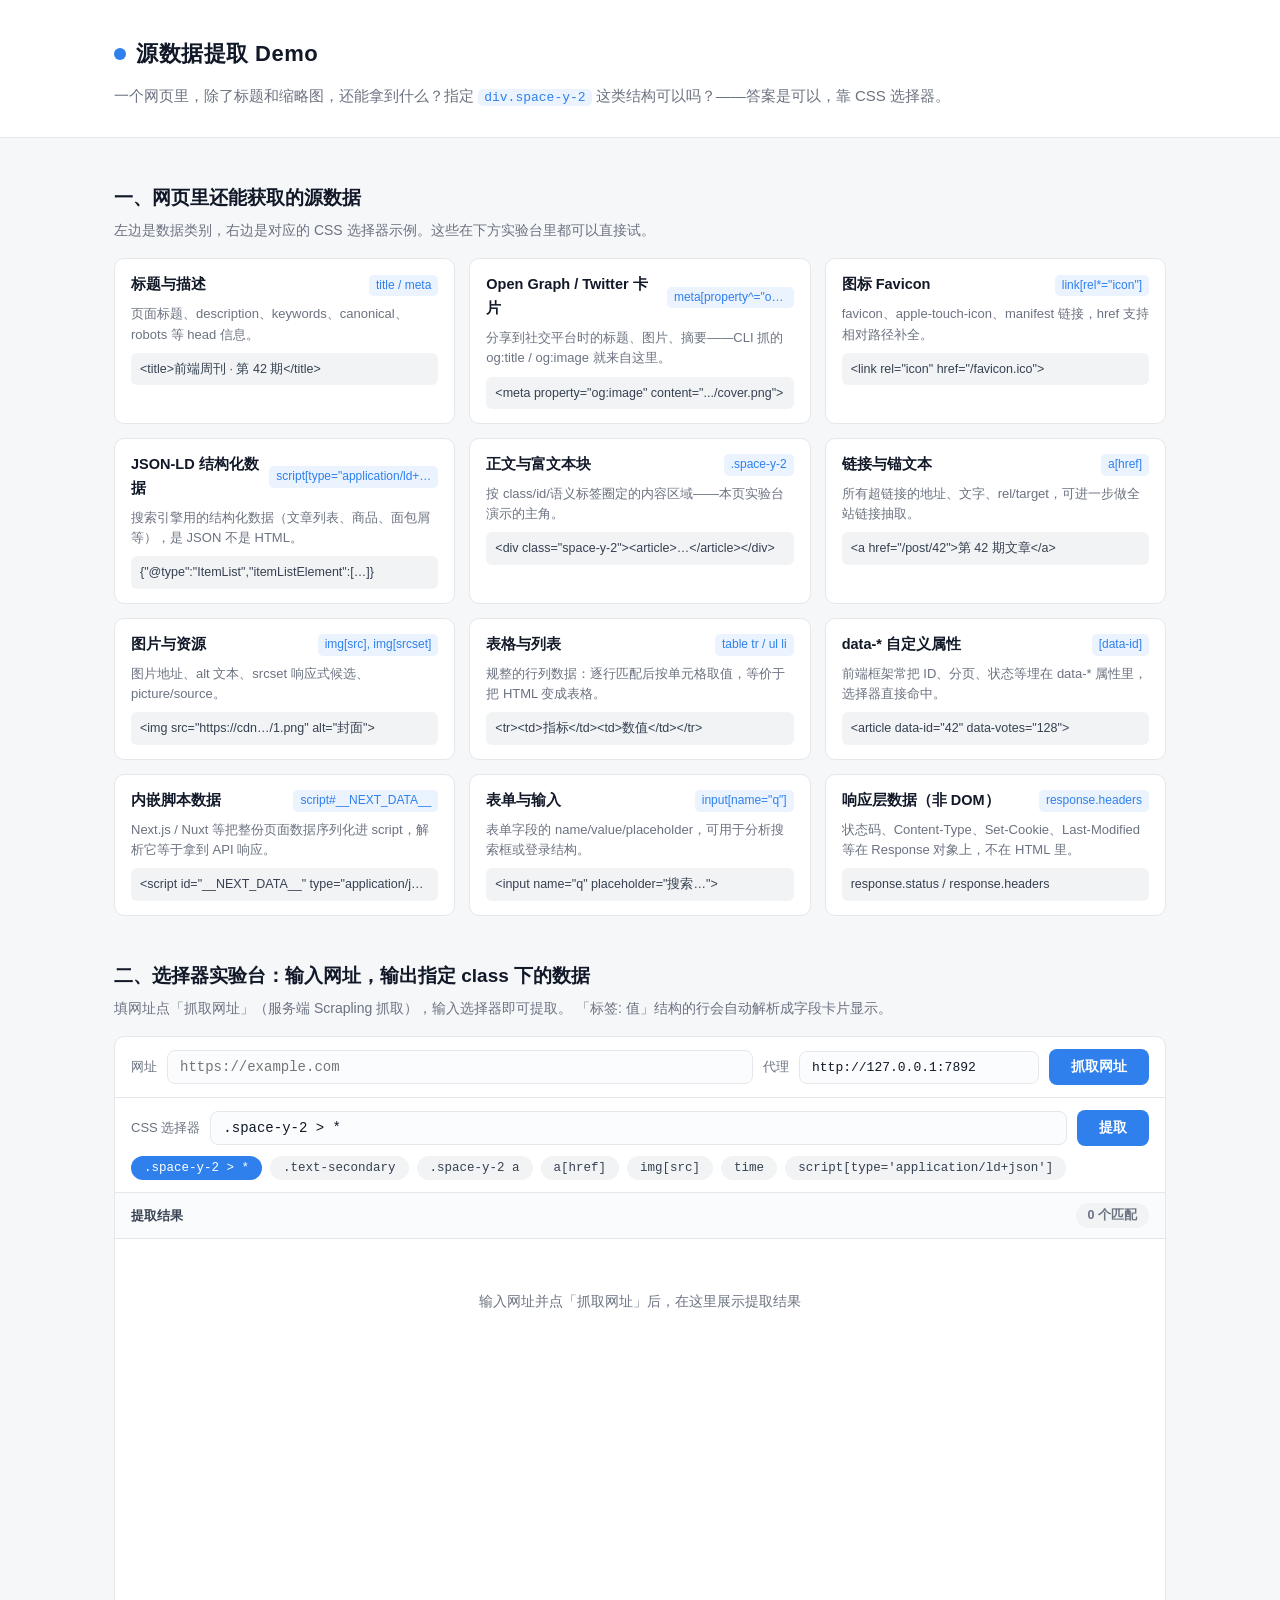
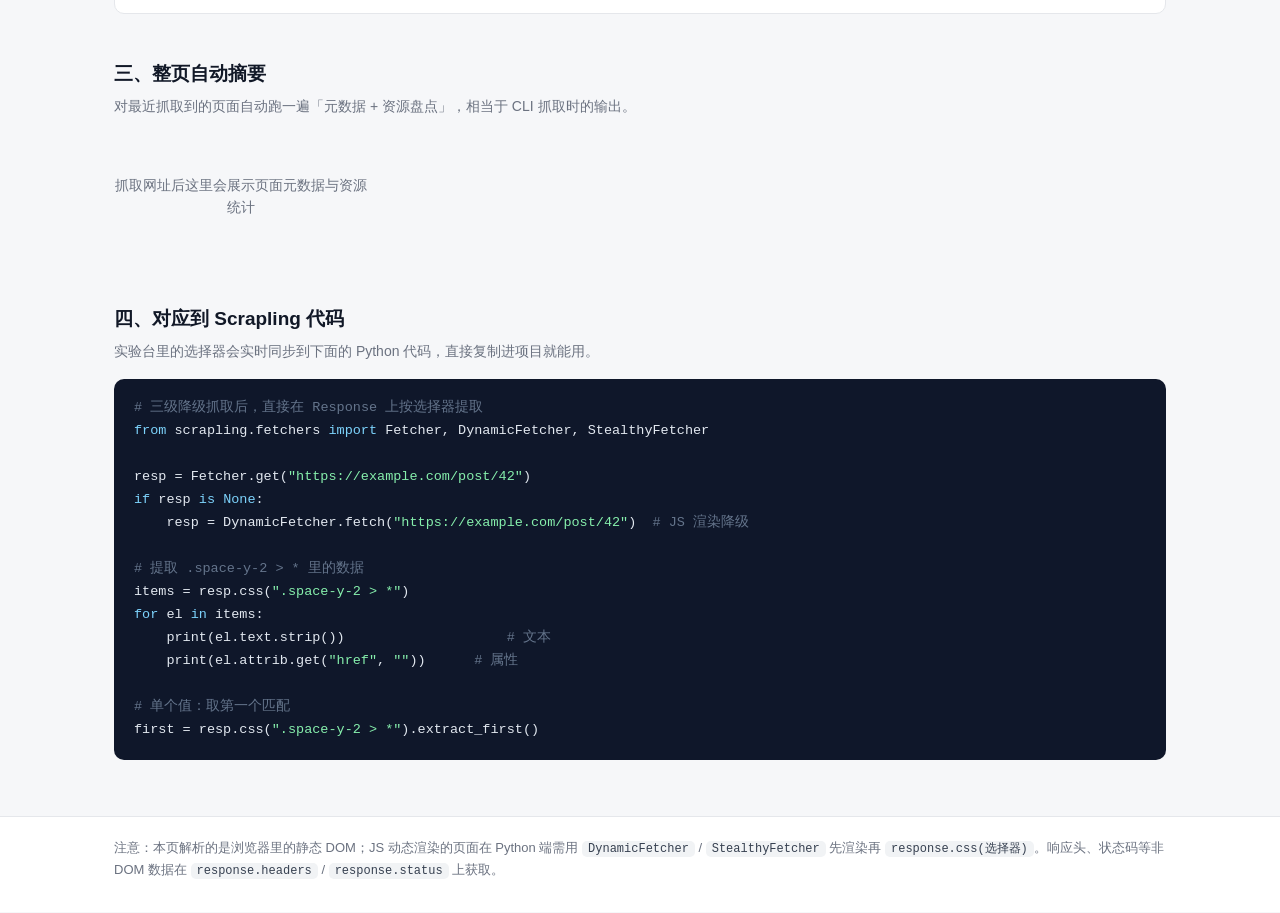
<file: web_demo/index.html>
<!DOCTYPE html>
<html lang="zh-CN">
<head>
  <meta charset="utf-8">
  <meta name="viewport" content="width=device-width, initial-scale=1">
  <title>网页源数据提取 · CSS 选择器实验台</title>
  <link rel="stylesheet" href="style.css">
</head>
<body>
  <header class="site-header">
    <div class="wrap">
      <div class="brand"><span class="brand-dot"></span>源数据提取 Demo</div>
      <p class="tagline">一个网页里，除了标题和缩略图，还能拿到什么？指定 <code>div.space-y-2</code> 这类结构可以吗？——答案是可以，靠 CSS 选择器。</p>
    </div>
  </header>

  <main class="wrap">
    <!-- 第一部分：数据源目录 -->
    <section>
      <h2 class="sec-title">一、网页里还能获取的源数据</h2>
      <p class="sec-desc">左边是数据类别，右边是对应的 CSS 选择器示例。这些在下方实验台里都可以直接试。</p>
      <div class="source-grid" id="sourceGrid"><!-- 由 app.js 渲染 --></div>
    </section>

    <!-- 第二部分：选择器实验台 -->
    <section>
      <h2 class="sec-title">二、选择器实验台：输入网址，输出指定 class 下的数据</h2>
      <p class="sec-desc">填网址点「抓取网址」（服务端 Scrapling 抓取），输入选择器即可提取。
        「标签: 值」结构的行会自动解析成字段卡片显示。</p>

      <div class="lab">
        <div class="lab-toolbar">
          <label class="selector-label" for="urlInput">网址</label>
          <input id="urlInput" class="selector-input" placeholder="https://example.com" spellcheck="false">
          <label class="selector-label" for="proxyInput">代理</label>
          <input id="proxyInput" class="selector-input proxy-input" placeholder="http://127.0.0.1:7892，留空直连" spellcheck="false">
          <button id="fetchBtn" class="btn-primary">抓取网址</button>
        </div>
        <div id="fetchStatus" class="fetch-status" hidden></div>
        <div class="lab-toolbar">
          <label class="selector-label" for="selectorInput">CSS 选择器</label>
          <input id="selectorInput" class="selector-input" value=".space-y-2 > *" spellcheck="false">
          <button id="runBtn" class="btn-primary">提取</button>
          <div class="chips" id="chips"><!-- 快捷选择器 --></div>
        </div>

        <div class="lab-body">
          <div class="pane">
            <div class="pane-head">
              <span>提取结果</span>
              <span id="matchCount" class="badge">—</span>
            </div>
            <div id="errorBox" class="error-box" hidden></div>
            <div id="matchList" class="match-list"></div>
          </div>
        </div>
        <div class="field-panel" id="fieldPanel" hidden>
          <div class="pane-head">
            <span>字段解析（标签 / 值）</span>
            <span class="badge" id="fieldCount">0</span>
          </div>
          <div class="field-grid" id="fieldGrid"></div>
        </div>
      </div>
    </section>
    <section>
      <h2 class="sec-title">三、整页自动摘要</h2>
      <p class="sec-desc">对最近抓取到的页面自动跑一遍「元数据 + 资源盘点」，相当于 CLI 抓取时的输出。</p>
      <div class="summary-grid" id="summaryGrid"></div>
    </section>

    <!-- 第四部分：Scrapling 代码 -->
    <section>
      <h2 class="sec-title">四、对应到 Scrapling 代码</h2>
      <p class="sec-desc">实验台里的选择器会实时同步到下面的 Python 代码，直接复制进项目就能用。</p>
      <pre class="code-block"><code id="codeBlock"></code></pre>
    </section>
  </main>

  <footer class="site-footer">
    <div class="wrap">
      <p>注意：本页解析的是浏览器里的静态 DOM；JS 动态渲染的页面在 Python 端需用 <code>DynamicFetcher</code> /
        <code>StealthyFetcher</code> 先渲染再 <code>response.css(选择器)</code>。响应头、状态码等非 DOM 数据在
        <code>response.headers</code> / <code>response.status</code> 上获取。</p>
    </div>
  </footer>

  <script src="app.js"></script>
</body>
</html>
</file>
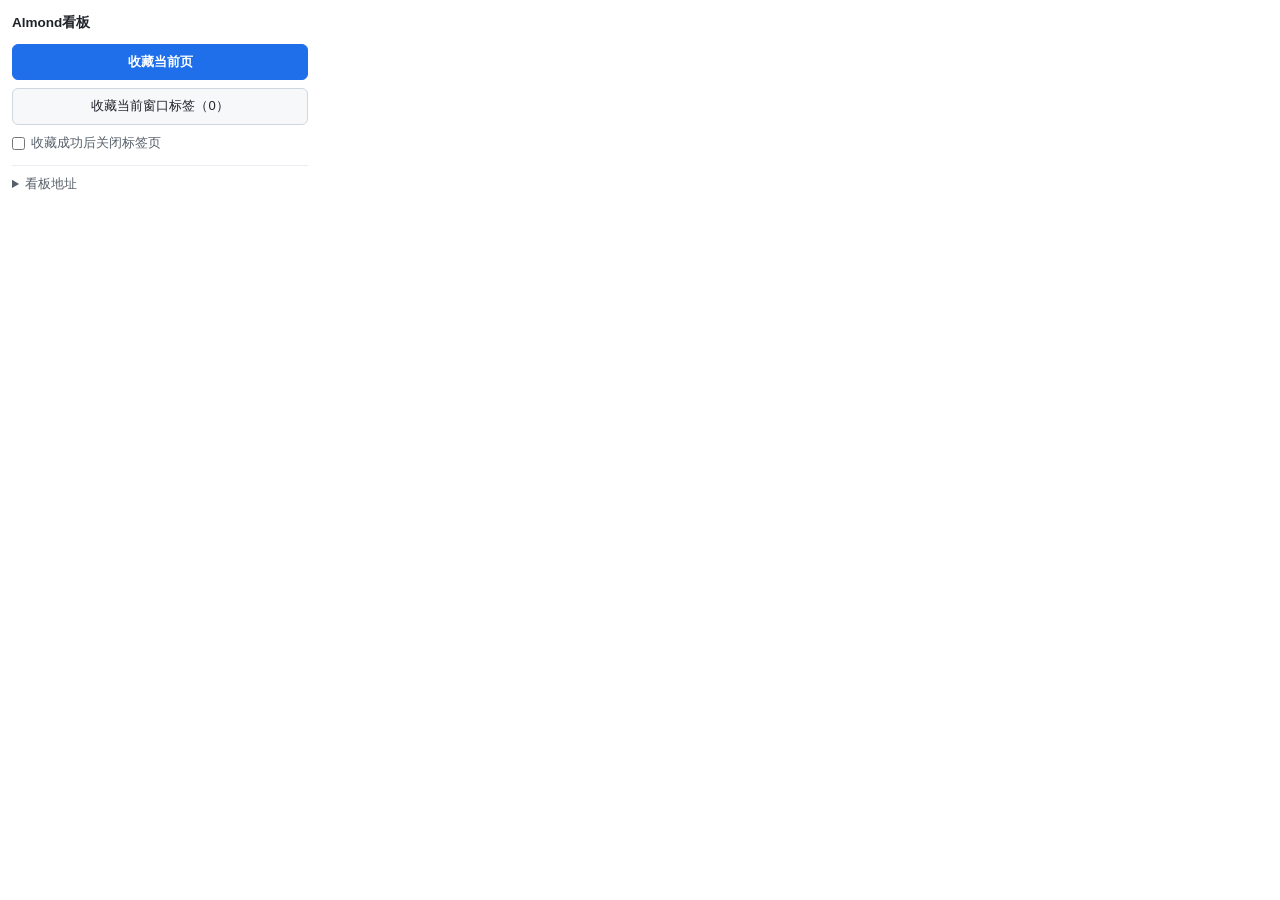
<file: extension/popup.html>
<!DOCTYPE html>
<html lang="zh-CN">
<head>
  <meta charset="utf-8">
  <title>收进Almond看板</title>
  <link rel="stylesheet" href="popup.css">
</head>
<body>
  <header>
    <span class="brand">Almond看板</span>
    <span id="status" class="status"></span>
  </header>

  <section class="actions">
    <button id="saveCurrent" class="primary">收藏当前页</button>
    <div id="currentHint" class="hint" hidden></div>
    <button id="saveAll">收藏当前窗口标签（<span id="tabCount">0</span>）</button>
    <label class="close-opt" title="记住上次的选择；收藏失败时不关">
      <input type="checkbox" id="closeAfter">
      <span>收藏成功后关闭标签页</span>
    </label>
  </section>

  <details id="settings">
    <summary>看板地址</summary>
    <div class="row">
      <input id="boardUrl" spellcheck="false" placeholder="http://127.0.0.1:4000">
      <button id="saveUrl">保存</button>
    </div>
    <div class="hint">默认本机 4000；保存时去掉尾部 <code>/</code>，仅接受 http(s) 地址。</div>
  </details>

  <!-- CSP 是 script-src 'self'：内联 script 会被静默拦掉（装得上、点了没反应），必须外链 -->
  <script src="defaults.js"></script>
  <script src="popup.js"></script>
</body>
</html>
</file>
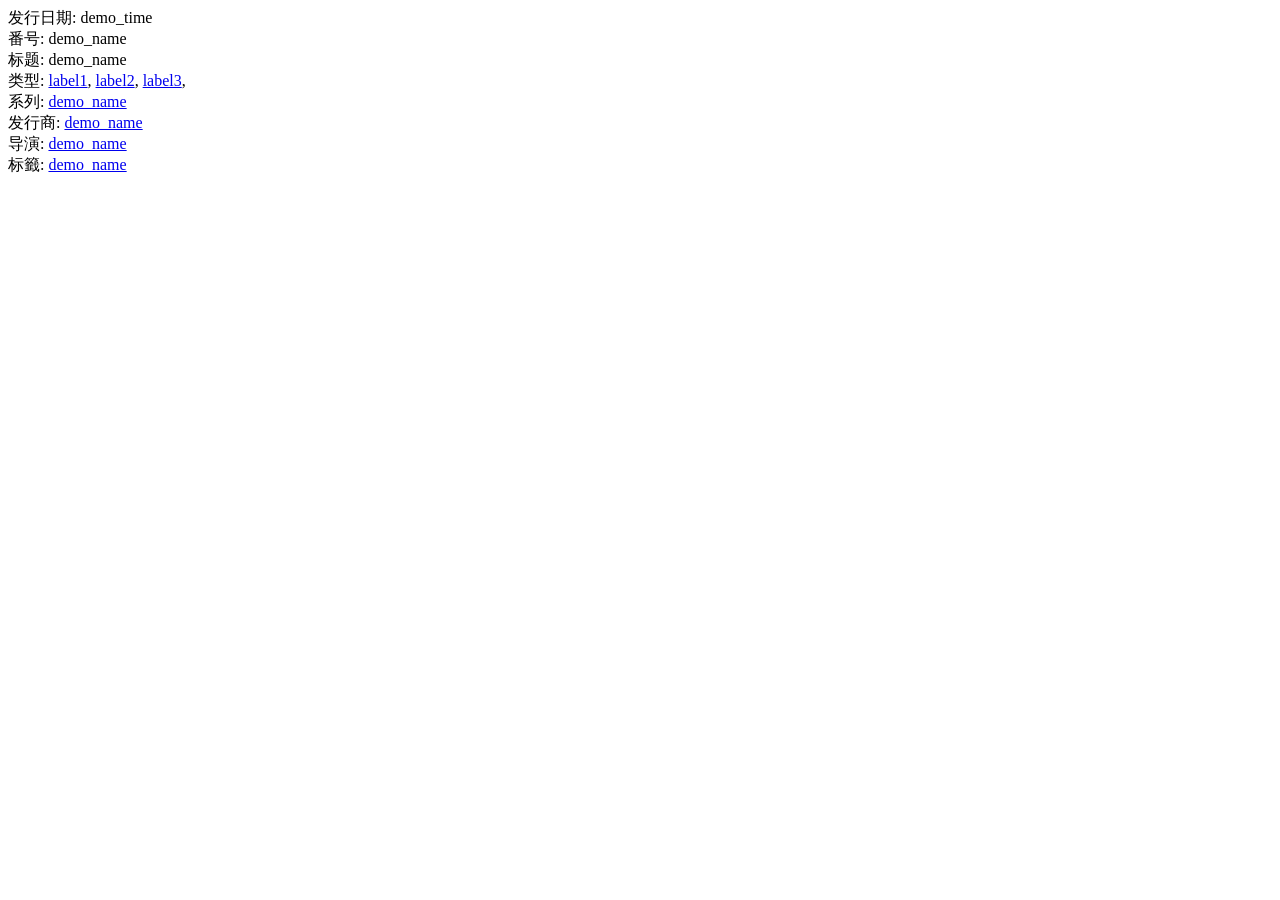
<file: web_demo/fixture.html>
<!DOCTYPE html>
<html lang="zh-CN">
<head>
  <meta charset="utf-8">
  <title>Demo 详情页</title>
</head>
<body>
  <div class="space-y-2">
    <div class="text-secondary">
        <span>发行日期:</span>
        <time datetime="2026-07-31T00:00:00+08:00" class="font-medium">demo_time</time>
    </div>
    <div class="text-secondary">
        <span>番号:</span>
        <span class="font-medium">demo_name</span>
    </div>
    <div class="text-secondary">
        <span>标题:</span>
        <span class="font-medium">demo_name</span>
    </div>
    <div class="text-secondary">
        <span>类型:</span>
        <a href="https://example.com/dm370/cn/genres/%E6%90%AD%E8%AE%AA" class="text-nord13 font-medium">label1</a>,
        <a href="https://example.com/dm349/cn/genres/" class="text-nord13 font-medium">label2</a>,
        <a href="https://example.com/dm35/cn/genres/%E6%813" class="text-nord13 font-medium">label3</a>,
    </div>
    <div class="text-secondary">
        <span>系列:</span>
        <a href="https://example.com/cn/series/%E7%B4%A0%E4%3%BC" class="text-nord13 font-medium">demo_name</a>
    </div>
    <div class="text-secondary">
        <span>发行商:</span>
        <a href="https://example.com/dm15/cn/makers/Sa" class="text-nord13 font-medium">demo_name</a>
    </div>
    <div class="text-secondary">
        <span>导演:</span>
        <a href="https://example.com/cn/directors/%E3%82%AF8283%88" class="text-nord13 font-medium">demo_name</a>
    </div>
    <div class="text-secondary">
        <span>标籤:</span>
        <a href="https://example.com/cn/labels/%E7%B4%A2%A3%E3%83%BC" class="text-nord13 font-medium">demo_name</a>
    </div>
  </div>
</body>
</html>
</file>
<file: web_demo/style.css>
/* 网页源数据提取 Demo — 浅色文档风：灰底白卡 + 蓝色强调 + 深色代码块 */
:root {
  --bg: #f6f7f9;
  --panel: #ffffff;
  --ink: #111827;
  --muted: #6b7280;
  --border: #e5e7eb;
  --accent: #2f80ed;
  --accent-weak: #eaf3fe;
  --code-bg: #0f172a;
  --code-ink: #e2e8f0;
  --ok: #059669;
  --err: #dc2626;
  --radius: 10px;
}

* { box-sizing: border-box; }

body {
  margin: 0;
  background: var(--bg);
  color: var(--ink);
  font: 15px/1.65 -apple-system, "PingFang SC", "Microsoft YaHei", "Segoe UI", sans-serif;
}

code, pre, textarea, .selector-input {
  font-family: ui-monospace, "Cascadia Code", Consolas, "Courier New", monospace;
}

.wrap { max-width: 1100px; margin: 0 auto; padding: 0 24px; }

/* ---------- 头部 ---------- */
.site-header {
  background: var(--panel);
  border-bottom: 1px solid var(--border);
  padding: 36px 0 28px;
}
.brand {
  display: flex; align-items: center; gap: 10px;
  font-size: 22px; font-weight: 700; letter-spacing: .5px;
}
.brand-dot {
  width: 12px; height: 12px; border-radius: 50%;
  background: var(--accent); flex: none;
}
.tagline {
  margin: 12px 0 0; color: var(--muted); font-size: 15px; max-width: 860px;
}
.tagline code {
  background: var(--accent-weak); color: var(--accent);
  padding: 1px 6px; border-radius: 5px; font-size: 13px;
}

/* ---------- 章节 ---------- */
main section { margin-top: 44px; }
.sec-title { font-size: 19px; font-weight: 700; margin: 0 0 6px; }
.sec-title code {
  color: var(--accent); background: var(--accent-weak);
  padding: 1px 7px; border-radius: 6px; font-size: 15px;
}
.sec-desc { margin: 0 0 16px; color: var(--muted); font-size: 14px; }

/* ---------- 数据源卡片 ---------- */
.source-grid {
  display: grid; grid-template-columns: repeat(auto-fill, minmax(320px, 1fr));
  gap: 14px;
}
.source-card {
  background: var(--panel); border: 1px solid var(--border);
  border-radius: var(--radius); padding: 14px 16px;
  transition: border-color .15s;
}
.source-card:hover { border-color: var(--accent); }
.source-card .sc-head {
  display: flex; align-items: center; justify-content: space-between; gap: 8px;
}
.source-card .sc-name { font-weight: 600; font-size: 14.5px; }
.source-card .sc-sel {
  font-size: 12px; color: var(--accent); background: var(--accent-weak);
  border-radius: 5px; padding: 1px 7px; white-space: nowrap;
  max-width: 55%; overflow: hidden; text-overflow: ellipsis;
}
.source-card .sc-desc { margin: 7px 0 0; color: var(--muted); font-size: 13px; line-height: 1.55; }
.source-card .sc-eg {
  margin-top: 8px; font-size: 12.5px; color: #374151;
  background: #f1f3f5; border-radius: 6px; padding: 6px 9px;
  white-space: nowrap; overflow: hidden; text-overflow: ellipsis;
}

/* ---------- 实验台 ---------- */
.lab {
  background: var(--panel); border: 1px solid var(--border);
  border-radius: var(--radius); overflow: hidden;
}
.lab-toolbar {
  display: flex; align-items: center; gap: 10px; flex-wrap: wrap;
  padding: 12px 16px; border-bottom: 1px solid var(--border);
}
.selector-label { font-size: 13px; color: var(--muted); }
.selector-input {
  flex: 1; min-width: 220px;
  border: 1px solid var(--border); border-radius: 8px;
  padding: 8px 12px; font-size: 14px; color: var(--ink);
  background: #fbfcfd;
}
.selector-input:focus { outline: none; border-color: var(--accent); }
.proxy-input { max-width: 240px; min-width: 170px; font-size: 13px; }

.fetch-status {
  padding: 9px 16px; font-size: 13px; border-bottom: 1px solid var(--border);
  background: var(--accent-weak); color: var(--accent);
}
.fetch-status.ok { background: #ecfdf5; color: var(--ok); }
.fetch-status.err { background: #fef2f2; color: var(--err); }
.btn-primary {
  background: var(--accent); color: #fff; border: none;
  border-radius: 8px; padding: 9px 22px;
  font-size: 14px; font-weight: 600; cursor: pointer;
}
.btn-primary:hover { background: #2563eb; }
.btn-ghost {
  background: none; border: 1px solid var(--border); color: var(--muted);
  border-radius: 7px; padding: 4px 12px; font-size: 12.5px; cursor: pointer;
}
.btn-ghost:hover { border-color: var(--accent); color: var(--accent); }
.chips { display: flex; gap: 8px; flex-wrap: wrap; width: 100%; }
.chip {
  font-family: ui-monospace, Consolas, monospace; font-size: 12.5px;
  background: #f1f3f5; border: 1px solid transparent; color: #374151;
  border-radius: 999px; padding: 4px 12px; cursor: pointer;
  transition: all .12s;
}
.chip:hover { border-color: var(--accent); color: var(--accent); background: var(--accent-weak); }
.chip.active { background: var(--accent); color: #fff; }

.lab-body { display: grid; grid-template-columns: 1fr; min-height: 420px; }
.pane { display: flex; flex-direction: column; min-width: 0; }
.pane + .pane { border-left: 1px solid var(--border); }
.pane-head {
  display: flex; align-items: center; justify-content: space-between;
  padding: 10px 16px; font-size: 13px; font-weight: 600; color: #374151;
  background: #fafbfc; border-bottom: 1px solid var(--border);
}
.badge {
  background: var(--accent-weak); color: var(--accent);
  font-size: 12.5px; font-weight: 600; border-radius: 999px; padding: 2px 12px;
}
.badge.empty { background: #f1f3f5; color: var(--muted); }
.error-box {
  margin: 12px 16px 0; padding: 9px 12px; border-radius: 8px;
  background: #fef2f2; color: var(--err); font-size: 13px;
  font-family: ui-monospace, Consolas, monospace;
}
.match-list { flex: 1; overflow: auto; padding: 12px 16px 16px; }
.match-item {
  border: 1px solid var(--border); border-radius: 8px;
  padding: 10px 12px; margin-bottom: 10px; background: #fdfdfe;
}
.mi-top {
  display: flex; align-items: center; gap: 8px; flex-wrap: wrap;
  font-size: 12px; color: var(--muted);
}
.mi-idx {
  background: var(--accent); color: #fff; border-radius: 5px;
  min-width: 22px; text-align: center; padding: 1px 5px; font-weight: 600;
}
.mi-tag {
  font-family: ui-monospace, Consolas, monospace;
  background: #eef1f4; color: #374151; border-radius: 5px; padding: 1px 7px;
}
.mi-text {
  margin-top: 7px; font-size: 13.5px; line-height: 1.55; color: var(--ink);
  word-break: break-all;
}
.mi-attrs {
  margin-top: 7px; display: flex; gap: 6px; flex-wrap: wrap;
}
.mi-attr {
  font-family: ui-monospace, Consolas, monospace; font-size: 11.5px;
  color: var(--accent); background: var(--accent-weak);
  border-radius: 5px; padding: 1px 7px;
}
.empty-hint { color: var(--muted); font-size: 13.5px; text-align: center; padding: 40px 0; }

/* ---------- 字段解析面板 ---------- */
.field-panel { border-top: 1px solid var(--border); background: #ffffff; }
.field-grid {
  display: grid; grid-template-columns: repeat(auto-fill, minmax(340px, 1fr));
  gap: 10px; padding: 14px 16px;
}
.field-row {
  display: flex; align-items: baseline; gap: 10px;
  border: 1px solid var(--border); border-radius: 8px;
  padding: 9px 12px; background: #fdfdfe;
}
.field-label {
  flex: none; min-width: 64px;
  color: var(--muted); font-size: 13px;
}
.field-value { font-size: 13.5px; word-break: break-all; }
.field-value a {
  color: var(--accent); text-decoration: none; margin-right: 8px;
}
.field-value a:hover { text-decoration: underline; }
.field-plain { color: var(--ink); }

/* ---------- 自动摘要 ---------- */
.summary-grid {
  display: grid; grid-template-columns: repeat(auto-fill, minmax(230px, 1fr));
  gap: 12px;
}
.sum-card {
  background: var(--panel); border: 1px solid var(--border);
  border-radius: var(--radius); padding: 12px 14px;
}
.sum-label { font-size: 12px; color: var(--muted); letter-spacing: .4px; }
.sum-value {
  margin-top: 5px; font-size: 14.5px; font-weight: 600; word-break: break-all;
}
.sum-value.num { color: var(--accent); font-size: 22px; }
.sum-value.none { color: #9ca3af; font-weight: 400; font-size: 14px; }

/* ---------- 代码块 ---------- */
.code-block {
  background: var(--code-bg); color: var(--code-ink);
  border-radius: var(--radius); padding: 18px 20px;
  font-size: 13.5px; line-height: 1.7; overflow-x: auto; margin: 0;
}
.code-block .kw { color: #7dd3fc; }
.code-block .str { color: #86efac; }
.code-block .cmt { color: #64748b; }

/* ---------- 页脚 ---------- */
.site-footer {
  margin-top: 56px; border-top: 1px solid var(--border);
  background: var(--panel); padding: 20px 0 30px;
}
.site-footer p { margin: 0; color: var(--muted); font-size: 13px; }
.site-footer code {
  background: #f1f3f5; padding: 1px 6px; border-radius: 5px;
  font-size: 12px; color: #374151;
}

@media (max-width: 860px) {
  .lab-body { grid-template-columns: 1fr; }
  .pane + .pane { border-left: none; border-top: 1px solid var(--border); }
}
</file>
<file: extension/popup.css>
/* 收进看板弹窗：窄卡片，两颗主操作按钮 + 折叠的地址设置 */
* { box-sizing: border-box; }

body {
  width: 320px;
  margin: 0;
  padding: 12px;
  font: 13px/1.6 -apple-system, "PingFang SC", "Microsoft YaHei", sans-serif;
  color: #1f2329;
  background: #fff;
}

header {
  display: flex;
  align-items: center;
  justify-content: space-between;
  gap: 8px;
  margin-bottom: 10px;
}

.brand { font-weight: 600; font-size: 13.5px; }

.status {
  font-size: 12px;
  color: #8a919c;
  text-align: right;
  min-height: 1.4em;
}
.status.ok { color: #1a7f37; }
.status.err { color: #d1242f; }
.status.busy { color: #9a6700; }

.actions { display: flex; flex-direction: column; gap: 8px; }

button {
  padding: 7px 10px;
  border: 1px solid #d0d7de;
  border-radius: 6px;
  background: #f6f8fa;
  font: inherit;
  color: #1f2329;
  cursor: pointer;
}
button:hover:not(:disabled) { background: #eef1f4; border-color: #b6bec7; }
button:disabled { opacity: .5; cursor: not-allowed; }
button.primary {
  background: #1f6feb;
  border-color: #1f6feb;
  color: #fff;
  font-weight: 600;
}
button.primary:hover:not(:disabled) { background: #1a5fd0; border-color: #1a5fd0; }

.hint {
  font-size: 11.5px;
  color: #8a919c;
  background: #f6f8fa;
  border-radius: 5px;
  padding: 4px 8px;
}

.close-opt {
  display: flex;
  align-items: center;
  gap: 6px;
  font-size: 12.5px;
  color: #57606a;
  cursor: pointer;
  user-select: none;
}
.close-opt input { margin: 0; accent-color: #1f6feb; }

details { margin-top: 12px; border-top: 1px solid #eaeef2; padding-top: 8px; }
summary { cursor: pointer; font-size: 12.5px; color: #57606a; user-select: none; }

.row { display: flex; gap: 6px; margin: 8px 0 6px; }
.row input {
  flex: 1;
  min-width: 0;
  padding: 6px 8px;
  border: 1px solid #d0d7de;
  border-radius: 6px;
  font: 12px ui-monospace, Consolas, monospace;
}
.row input:focus { outline: 2px solid #1f6feb33; border-color: #1f6feb; }
.row button { flex: none; }

details .hint { background: none; padding: 0; }
details code {
  font: 11.5px ui-monospace, Consolas, monospace;
  background: #f6f8fa;
  border-radius: 3px;
  padding: 0 3px;
}
</file>
